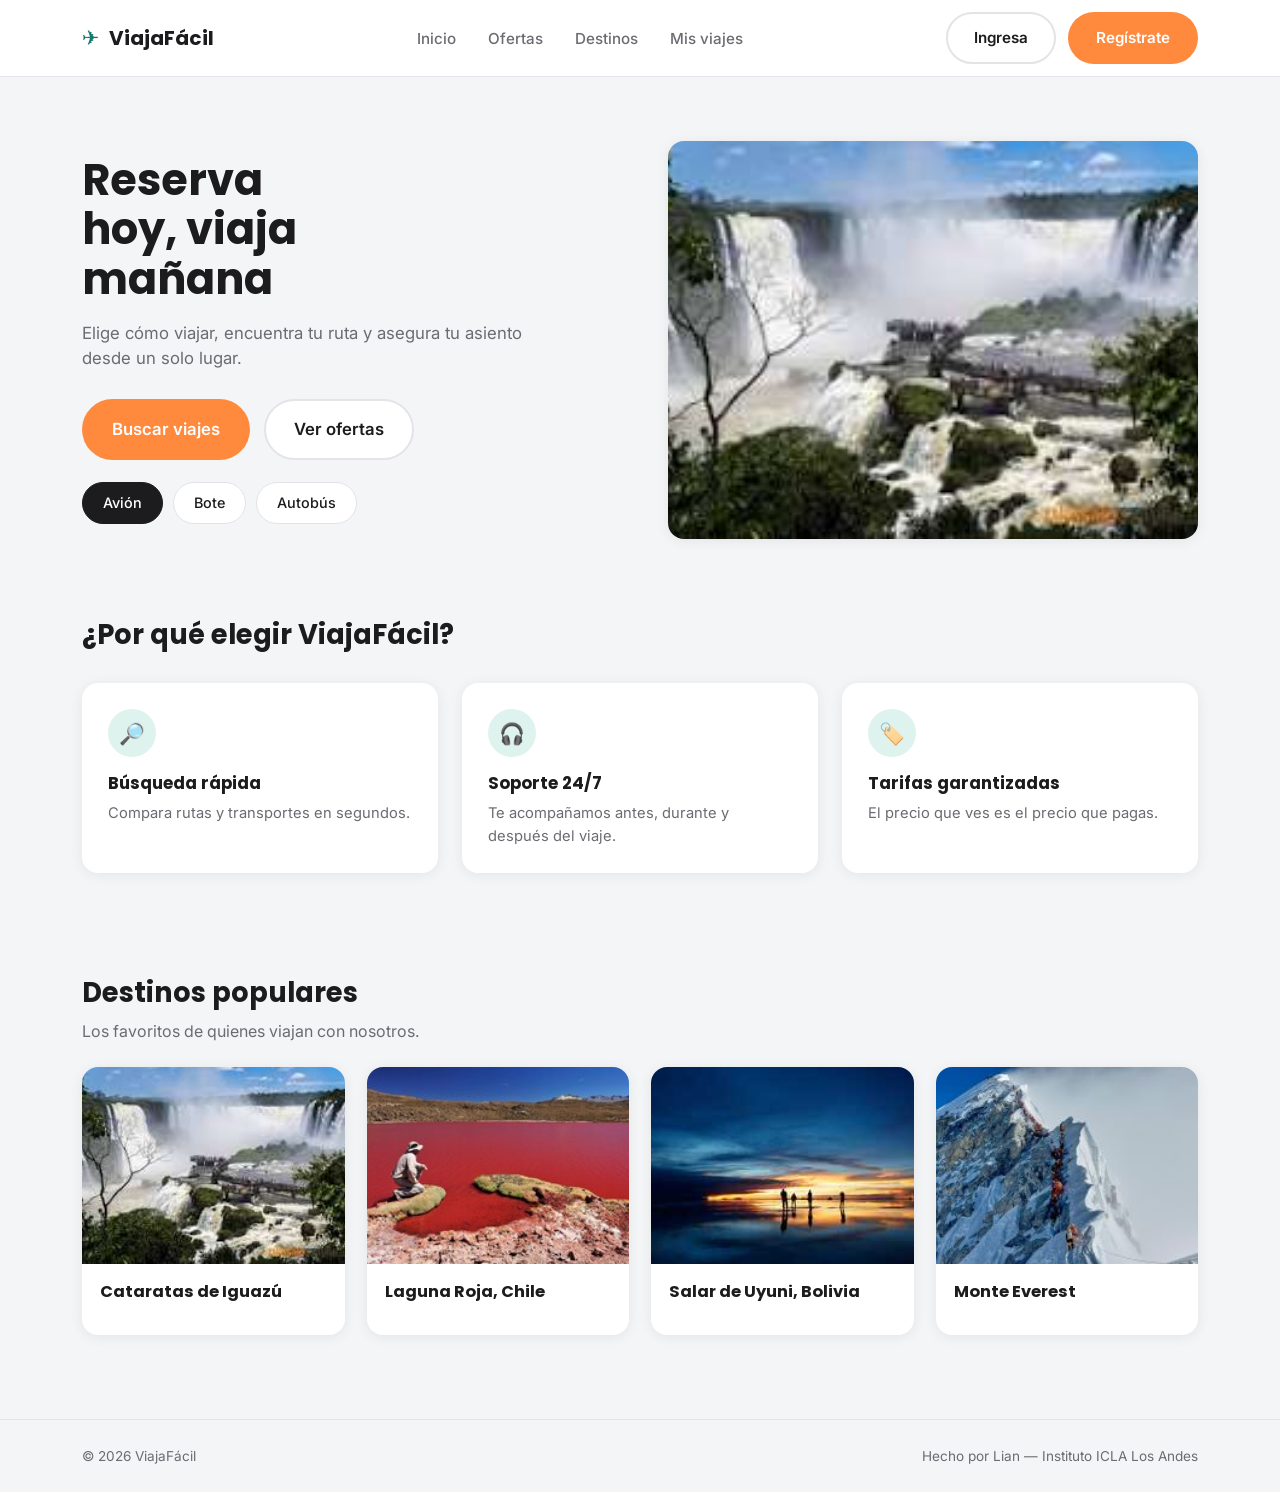
<file: index.html>
<!DOCTYPE html>
<html lang="es">
<head>
<meta charset="UTF-8">
<meta name="viewport" content="width=device-width, initial-scale=1.0">
<title>ViajaFácil — Reserva hoy, viaja mañana</title>
<link rel="stylesheet" href="https://fonts.googleapis.com/css2?family=Poppins:wght@600;700&family=Inter:wght@400;500;600&display=swap">
<link rel="stylesheet" href="main.css">
</head>
<body>

<header class="site-header">
  <div class="wrap">
    <a class="brand" href="index.html"><span class="icon">✈️</span>ViajaFácil</a>
    <nav class="main-nav">
      <ul>
        <li><a href="index.html">Inicio</a></li>
        <li><a href="buscar.html">Ofertas</a></li>
        <li><a href="#populares">Destinos</a></li>
        <li><a href="#">Mis viajes</a></li>
      </ul>
    </nav>
    <div class="header-actions">
      <a class="btn btn-outline" href="login.html">Ingresa</a>
      <a class="btn btn-primary" href="registro.html">Regístrate</a>
    </div>
  </div>
</header>

<section class="hero">
  <div class="wrap">
    <div>
      <h1>Reserva hoy, viaja mañana</h1>
      <p class="lead">Elige cómo viajar, encuentra tu ruta y asegura tu asiento desde un solo lugar.</p>
      <div class="hero-cta">
        <a class="btn btn-primary btn-lg" href="buscar.html">Buscar viajes</a>
        <a class="btn btn-outline btn-lg" href="buscar.html">Ver ofertas</a>
      </div>
      <div class="transport-row">
        <span class="pill is-active">Avión</span>
        <span class="pill">Bote</span>
        <span class="pill">Autobús</span>
      </div>
    </div>
    <div class="hero-image">
      <img src="descarga (154.jfif" alt="Cataratas de Iguazú">
    </div>
  </div>
</section>

<section class="features">
  <div class="wrap">
    <div class="section-head"><h2>¿Por qué elegir ViajaFácil?</h2></div>
    <div class="grid">
      <div class="feature-card">
        <div class="emoji">🔎</div>
        <h3>Búsqueda rápida</h3>
        <p>Compara rutas y transportes en segundos.</p>
      </div>
      <div class="feature-card">
        <div class="emoji">🎧</div>
        <h3>Soporte 24/7</h3>
        <p>Te acompañamos antes, durante y después del viaje.</p>
      </div>
      <div class="feature-card">
        <div class="emoji">🏷️</div>
        <h3>Tarifas garantizadas</h3>
        <p>El precio que ves es el precio que pagas.</p>
      </div>
    </div>
  </div>
</section>

<section class="features" id="populares">
  <div class="wrap">
    <div class="section-head">
      <div>
        <h2>Destinos populares</h2>
        <p>Los favoritos de quienes viajan con nosotros.</p>
      </div>
    </div>
    <div class="card-grid">
      <a class="dest-card" href="pagina2.html">
        <div class="thumb"><img src="descarga (154.jfif" alt="Cataratas de Iguazú"></div>
        <div class="body"><h3>Cataratas de Iguazú</h3></div>
      </a>
      <a class="dest-card" href="pagina2_1.html">
        <div class="thumb"><img src="laguna-roja-la-tercera-2-1024x804-1024x8041.jpg" alt="Laguna Roja, Chile"></div>
        <div class="body"><h3>Laguna Roja, Chile</h3></div>
      </a>
      <a class="dest-card" href="pagina2_2.html">
        <div class="thumb"><img src="desierto-salar-uyuni-bolivia-1504208619.jpg" alt="Salar de Uyuni, Bolivia"></div>
        <div class="body"><h3>Salar de Uyuni, Bolivia</h3></div>
      </a>
      <a class="dest-card" href="pagina2_3.html">
        <div class="thumb"><img src="descarga.jpg" alt="Monte Everest"></div>
        <div class="body"><h3>Monte Everest</h3></div>
      </a>
    </div>
  </div>
</section>

<footer class="site-footer">
  <div class="wrap">
    <span>© 2026 ViajaFácil</span>
    <span>Hecho por Lian — Instituto ICLA Los Andes</span>
  </div>
</footer>

</body>
</html>
</file>
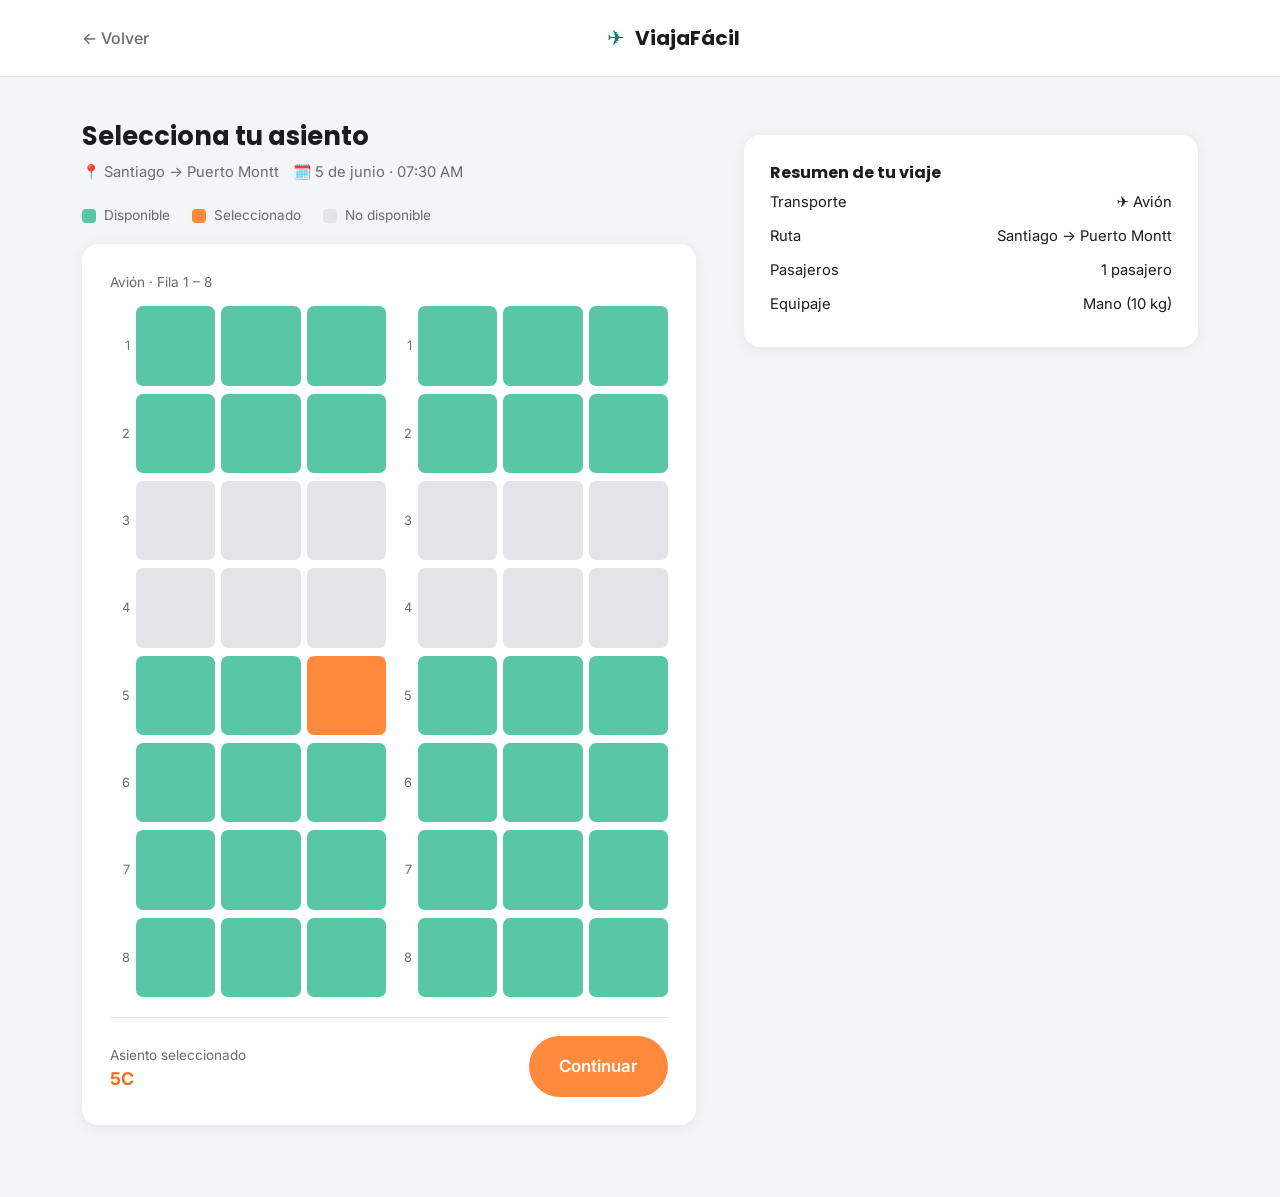
<file: asiento.html>
<!DOCTYPE html>
<html lang="es">
<head>
<meta charset="UTF-8">
<meta name="viewport" content="width=device-width, initial-scale=1.0">
<title>ViajaFácil — Selecciona tu asiento</title>
<link rel="stylesheet" href="https://fonts.googleapis.com/css2?family=Poppins:wght@600;700&family=Inter:wght@400;500;600&display=swap">
<link rel="stylesheet" href="main.css">
</head>
<body>

<header class="site-header">
  <div class="wrap">
    <a class="back-link" href="javascript:history.back()">← Volver</a>
    <a class="brand" href="index.html"><span class="icon">✈️</span>ViajaFácil</a>
    <div class="header-actions"></div>
  </div>
</header>

<section class="flow">
  <div class="wrap">
    <div>
      <h1>Selecciona tu asiento</h1>
      <p class="flow-sub"><span>📍 Santiago → Puerto Montt</span><span>🗓️ 5 de junio · 07:30 AM</span></p>

      <div class="seat-legend">
        <span class="key"><span class="dot avail"></span>Disponible</span>
        <span class="key"><span class="dot selected"></span>Seleccionado</span>
        <span class="key"><span class="dot unavail"></span>No disponible</span>
      </div>

      <div class="plane">
        <p class="row-label">Avión · Fila 1 – 8</p>
        <div class="seat-grid" id="seatGrid">
          <!-- rows generated below -->
        </div>
        <div class="seat-picked">
          <div>
            <span>Asiento seleccionado</span>
            <strong id="seatLabel">Ninguno</strong>
          </div>
          <a class="btn btn-primary btn-lg" href="pasajero.html">Continuar</a>
        </div>
      </div>
    </div>

    <div class="panel">
      <h4>Resumen de tu viaje</h4>
      <div class="summary-row"><span>Transporte</span><span>✈️ Avión</span></div>
      <div class="summary-row"><span>Ruta</span><span>Santiago → Puerto Montt</span></div>
      <div class="summary-row"><span>Pasajeros</span><span>1 pasajero</span></div>
      <div class="summary-row"><span>Equipaje</span><span>Mano (10 kg)</span></div>
    </div>
  </div>
</section>

<script>
  const rows = 8, unavailableRows = [3, 4];
  const grid = document.getElementById('seatGrid');
  const label = document.getElementById('seatLabel');
  let current = null;

  for (let r = 1; r <= rows; r++) {
    const row = document.createElement('div');
    row.className = 'seat-row';
    const isUnavailable = unavailableRows.includes(r);

    const numLeft = document.createElement('span');
    numLeft.className = 'num'; numLeft.textContent = r;
    row.appendChild(numLeft);

    ['A','B','C'].forEach(letter => row.appendChild(makeSeat(r, letter, isUnavailable)));

    const numRight = document.createElement('span');
    numRight.className = 'num'; numRight.textContent = r;
    row.appendChild(numRight);

    ['D','E','F'].forEach(letter => row.appendChild(makeSeat(r, letter, isUnavailable)));

    grid.appendChild(row);
  }

  function makeSeat(row, letter, isUnavailable) {
    const btn = document.createElement('button');
    btn.type = 'button';
    btn.className = 'seat' + (isUnavailable ? ' unavailable' : '');
    btn.dataset.id = row + letter;
    if (!isUnavailable) {
      btn.addEventListener('click', () => {
        document.querySelectorAll('.seat.selected').forEach(s => s.classList.remove('selected'));
        btn.classList.add('selected');
        current = btn.dataset.id;
        label.textContent = current;
      });
    }
    return btn;
  }

  // preselecciona el 5C, como en el ejemplo de reserva
  const defaultSeat = grid.querySelector('[data-id="5C"]');
  if (defaultSeat) defaultSeat.click();
</script>

</body>
</html>
</file>
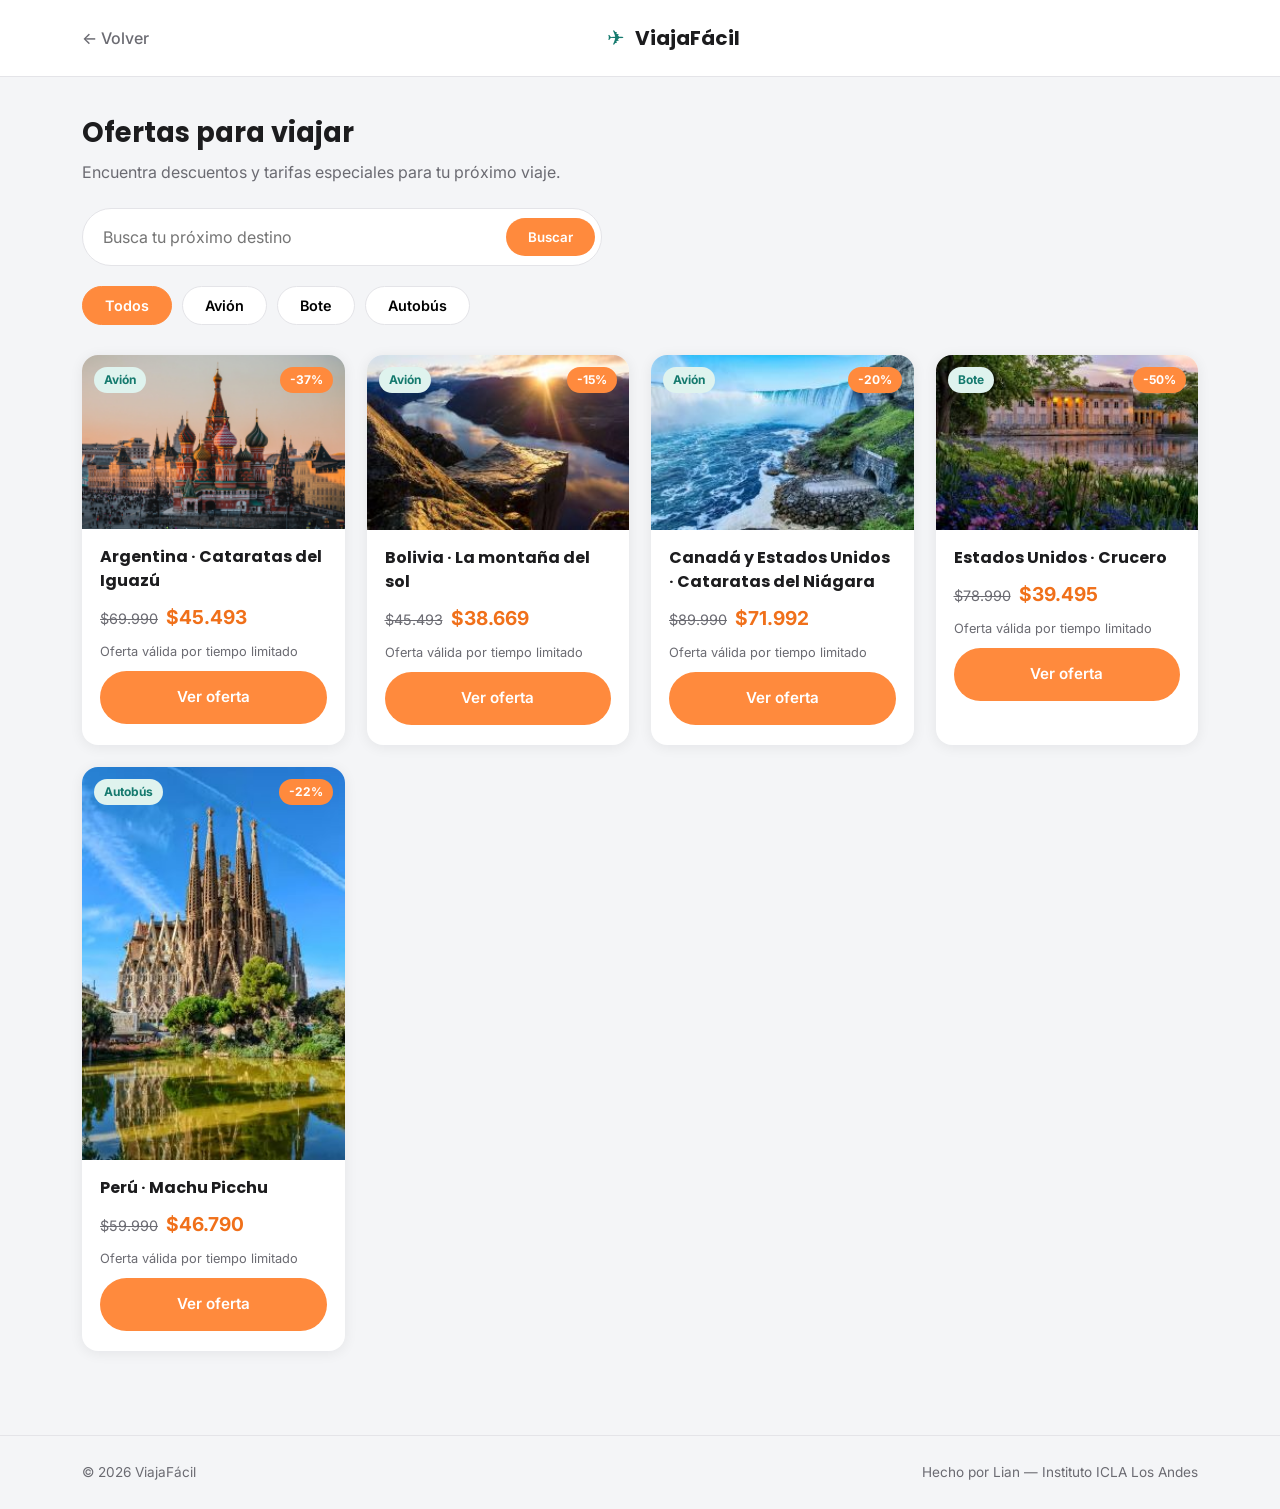
<file: buscar.html>
<!DOCTYPE html>
<html lang="es">
<head>
<meta charset="UTF-8">
<meta name="viewport" content="width=device-width, initial-scale=1.0">
<title>ViajaFácil — Ofertas para viajar</title>
<link rel="stylesheet" href="https://fonts.googleapis.com/css2?family=Poppins:wght@600;700&family=Inter:wght@400;500;600&display=swap">
<link rel="stylesheet" href="main.css">
</head>
<body>

<header class="site-header">
  <div class="wrap">
    <a class="back-link" href="index.html">← Volver</a>
    <a class="brand" href="index.html"><span class="icon">✈️</span>ViajaFácil</a>
    <div class="header-actions"></div>
  </div>
</header>

<section class="features">
  <div class="wrap">
    <div class="section-head">
      <div>
        <h2>Ofertas para viajar</h2>
        <p>Encuentra descuentos y tarifas especiales para tu próximo viaje.</p>
      </div>
    </div>

    <label class="search-bar">
      <input type="text" placeholder="Busca tu próximo destino">
      <button type="button">Buscar</button>
    </label>

    <div class="offers-toolbar">
      <button class="filter-pill is-active">Todos</button>
      <button class="filter-pill">Avión</button>
      <button class="filter-pill">Bote</button>
      <button class="filter-pill">Autobús</button>
    </div>

    <div class="card-grid">
      <article class="offer-card">
        <div class="thumb">
          <img src="16.png" alt="Cataratas del Iguazú, Argentina">
          <span class="tag">Avión</span>
          <span class="discount">-37%</span>
        </div>
        <div class="body">
          <h3>Argentina · Cataratas del Iguazú</h3>
          <div class="price-row">
            <span class="price-old">$69.990</span>
            <span class="price-new">$45.493</span>
          </div>
          <p class="validity">Oferta válida por tiempo limitado</p>
          <a class="btn btn-primary" href="pagina2.html">Ver oferta</a>
        </div>
      </article>

      <article class="offer-card">
        <div class="thumb">
          <img src="15.jpg" alt="La montaña del sol, Bolivia">
          <span class="tag">Avión</span>
          <span class="discount">-15%</span>
        </div>
        <div class="body">
          <h3>Bolivia · La montaña del sol</h3>
          <div class="price-row">
            <span class="price-old">$45.493</span>
            <span class="price-new">$38.669</span>
          </div>
          <p class="validity">Oferta válida por tiempo limitado</p>
          <a class="btn btn-primary" href="pagina2_2.html">Ver oferta</a>
        </div>
      </article>

      <article class="offer-card">
        <div class="thumb">
          <img src="Cataratas del Niágara2.jpg" alt="Cataratas del Niágara, Canadá y EE.UU.">
          <span class="tag">Avión</span>
          <span class="discount">-20%</span>
        </div>
        <div class="body">
          <h3>Canadá y Estados Unidos · Cataratas del Niágara</h3>
          <div class="price-row">
            <span class="price-old">$89.990</span>
            <span class="price-new">$71.992</span>
          </div>
          <p class="validity">Oferta válida por tiempo limitado</p>
          <a class="btn btn-primary" href="pagina2_3.html">Ver oferta</a>
        </div>
      </article>

      <article class="offer-card">
        <div class="thumb">
          <img src="polo2.jpg" alt="Crucero por Estados Unidos">
          <span class="tag">Bote</span>
          <span class="discount">-50%</span>
        </div>
        <div class="body">
          <h3>Estados Unidos · Crucero</h3>
          <div class="price-row">
            <span class="price-old">$78.990</span>
            <span class="price-new">$39.495</span>
          </div>
          <p class="validity">Oferta válida por tiempo limitado</p>
          <a class="btn btn-primary" href="pagina2_1.html">Ver oferta</a>
        </div>
      </article>

      <article class="offer-card">
        <div class="thumb">
          <img src="17.jpg" alt="Machu Picchu, Perú">
          <span class="tag">Autobús</span>
          <span class="discount">-22%</span>
        </div>
        <div class="body">
          <h3>Perú · Machu Picchu</h3>
          <div class="price-row">
            <span class="price-old">$59.990</span>
            <span class="price-new">$46.790</span>
          </div>
          <p class="validity">Oferta válida por tiempo limitado</p>
          <a class="btn btn-primary" href="pagina2.html">Ver oferta</a>
        </div>
      </article>
    </div>
  </div>
</section>

<footer class="site-footer">
  <div class="wrap">
    <span>© 2026 ViajaFácil</span>
    <span>Hecho por Lian — Instituto ICLA Los Andes</span>
  </div>
</footer>

</body>
</html>
</file>
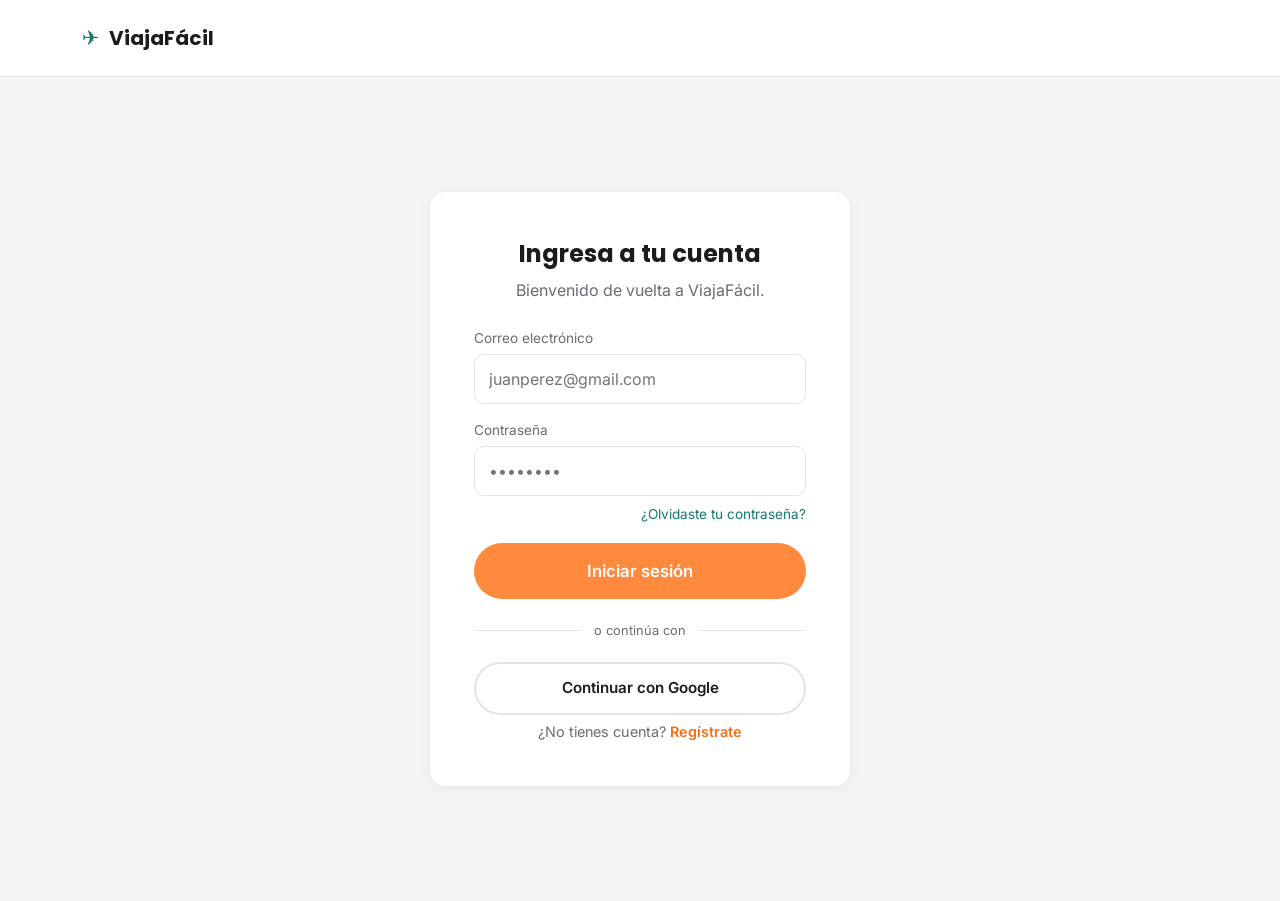
<file: login.html>
<!DOCTYPE html>
<html lang="es">
<head>
<meta charset="UTF-8">
<meta name="viewport" content="width=device-width, initial-scale=1.0">
<title>ViajaFácil — Ingresa a tu cuenta</title>
<link rel="stylesheet" href="https://fonts.googleapis.com/css2?family=Poppins:wght@600;700&family=Inter:wght@400;500;600&display=swap">
<link rel="stylesheet" href="main.css">
</head>
<body>

<header class="site-header">
  <div class="wrap">
    <a class="brand" href="index.html"><span class="icon">✈️</span>ViajaFácil</a>
    <div class="header-actions"></div>
  </div>
</header>

<section class="auth">
  <div class="auth-card">
    <h1>Ingresa a tu cuenta</h1>
    <p>Bienvenido de vuelta a ViajaFácil.</p>

    <form>
      <div class="field">
        <label for="correo">Correo electrónico</label>
        <input id="correo" type="email" placeholder="juanperez@gmail.com">
      </div>
      <div class="field">
        <label for="clave">Contraseña</label>
        <input id="clave" type="password" placeholder="••••••••">
      </div>
      <a class="auth-forgot" href="#">¿Olvidaste tu contraseña?</a>
      <button class="btn btn-primary btn-block btn-lg" type="button">Iniciar sesión</button>
    </form>

    <div class="auth-divider">o continúa con</div>
    <a class="btn btn-outline btn-block" href="#">Continuar con Google</a>

    <p class="auth-switch">¿No tienes cuenta? <a href="registro.html">Regístrate</a></p>
  </div>
</section>

</body>
</html>
</file>
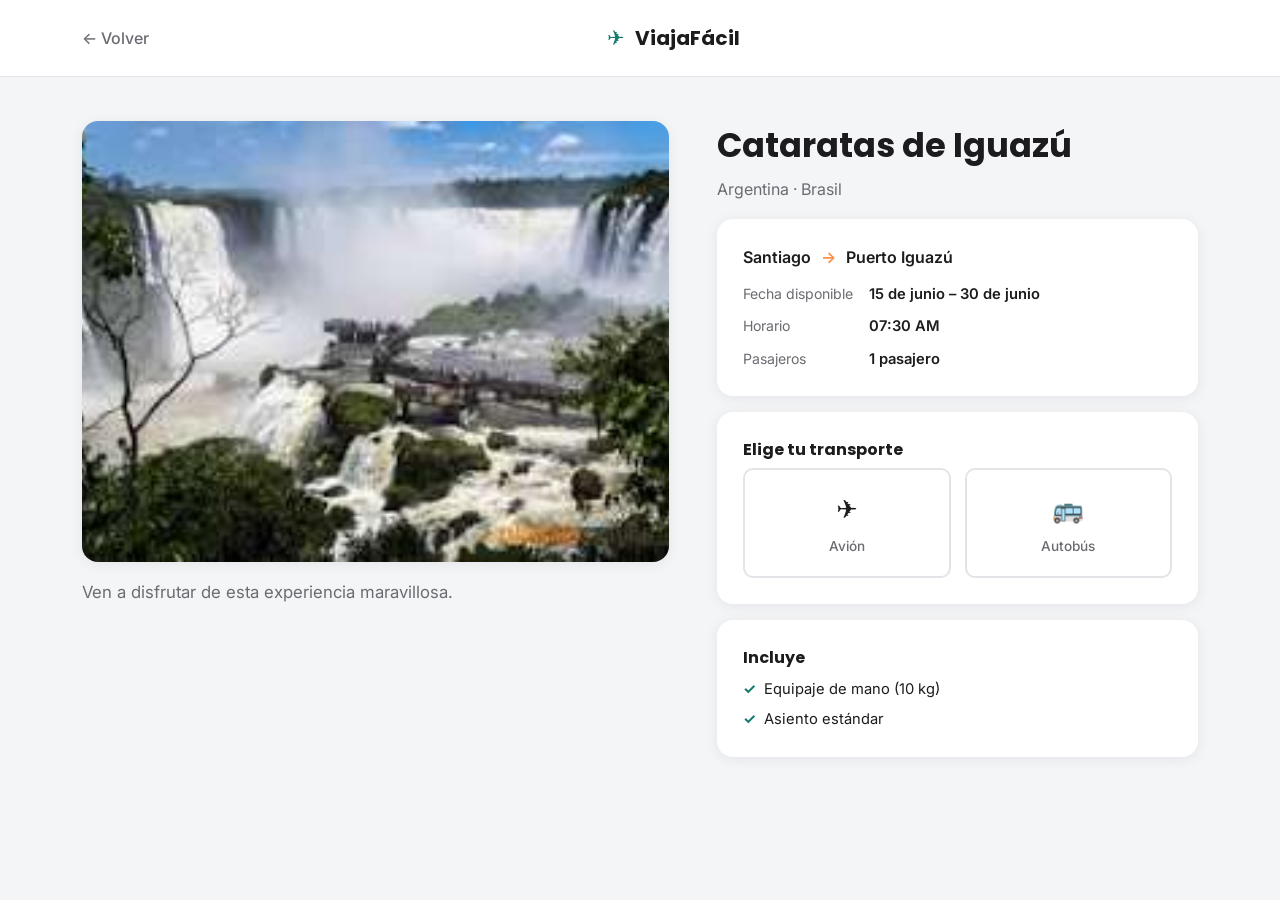
<file: pagina2.html>
<!DOCTYPE html>
<html lang="es">
<head>
<meta charset="UTF-8">
<meta name="viewport" content="width=device-width, initial-scale=1.0">
<title>ViajaFácil — Cataratas de Iguazú</title>
<link rel="stylesheet" href="https://fonts.googleapis.com/css2?family=Poppins:wght@600;700&family=Inter:wght@400;500;600&display=swap">
<link rel="stylesheet" href="main.css">
</head>
<body>

<header class="site-header">
  <div class="wrap">
    <a class="back-link" href="index.html">← Volver</a>
    <a class="brand" href="index.html"><span class="icon">✈️</span>ViajaFácil</a>
    <div class="header-actions"></div>
  </div>
</header>

<section class="detail">
  <div class="wrap">
    <div>
      <div class="detail-image">
        <img src="descarga (154.jfif" alt="Cataratas de Iguazú">
      </div>
      <p class="detail-tagline">Ven a disfrutar de esta experiencia maravillosa.</p>
    </div>

    <div>
      <h1 class="detail-title">Cataratas de Iguazú</h1>
      <p>Argentina · Brasil</p>

      <div class="panel">
        <div class="route-line"><a id="Desde" href="#Desde">Santiago</a><span class="sep">→</span><a id="Hasta" href="#Hasta">Puerto Iguazú</a></div>
        <dl>
          <dt>Fecha disponible</dt><dd>15 de junio – 30 de junio</dd>
          <dt>Horario</dt><dd>07:30 AM</dd>
          <dt>Pasajeros</dt><dd>1 pasajero</dd>
        </dl>
      </div>

      <div class="panel">
        <h4>Elige tu transporte</h4>
        <div class="transport-choice">
          <a class="transport-option" href="asiento.html">✈️<span>Avión</span></a>
          <a class="transport-option" href="pagina3_1.html">🚌<span>Autobús</span></a>
        </div>
      </div>

      <div class="panel">
        <h4>Incluye</h4>
        <ul class="include-list">
          <li>Equipaje de mano (10 kg)</li>
          <li>Asiento estándar</li>
        </ul>
      </div>
    </div>
  </div>
</section>

</body>
</html>
</file>
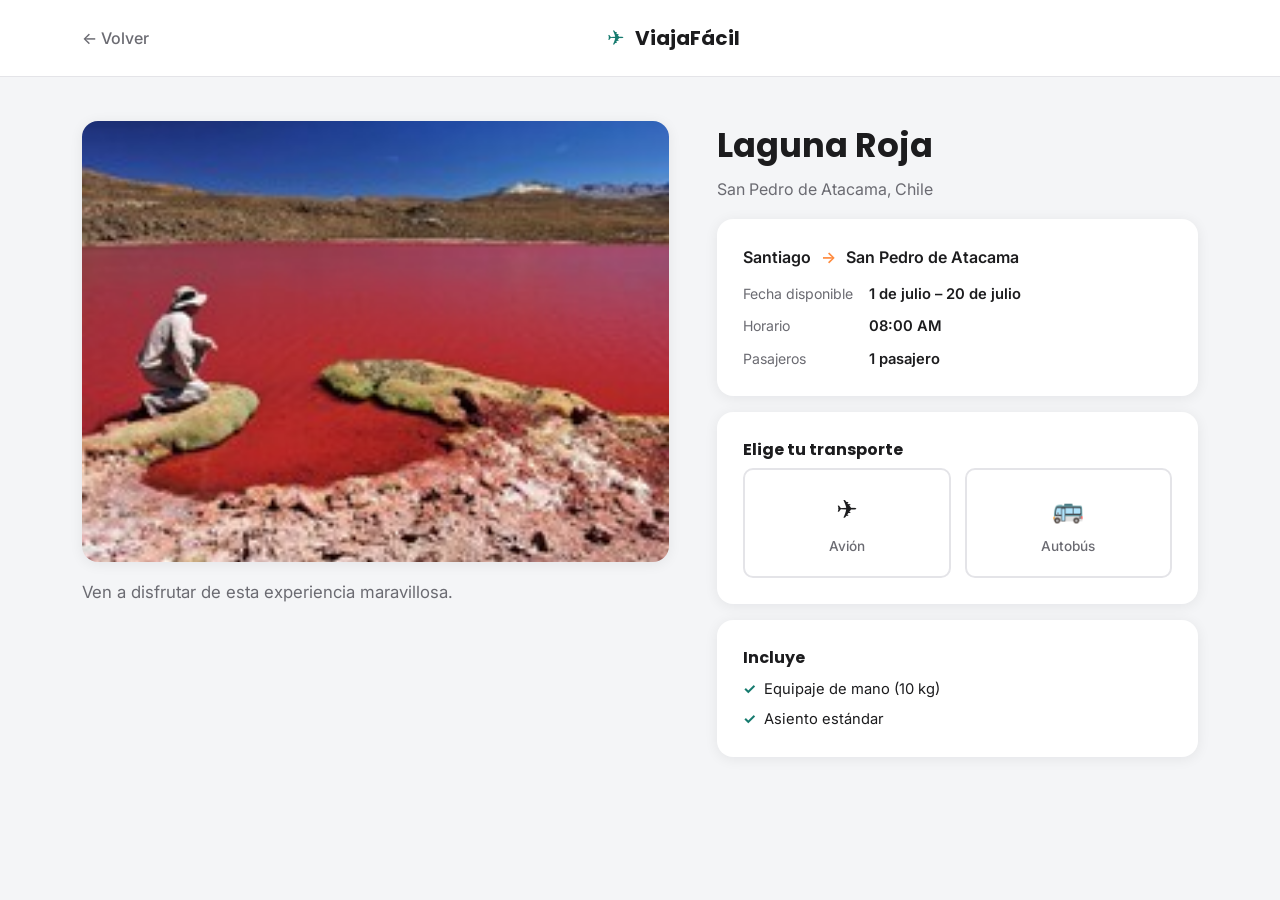
<file: pagina2_1.html>
<!DOCTYPE html>
<html lang="es">
<head>
<meta charset="UTF-8">
<meta name="viewport" content="width=device-width, initial-scale=1.0">
<title>ViajaFácil — Laguna Roja, Chile</title>
<link rel="stylesheet" href="https://fonts.googleapis.com/css2?family=Poppins:wght@600;700&family=Inter:wght@400;500;600&display=swap">
<link rel="stylesheet" href="main.css">
</head>
<body>

<header class="site-header">
  <div class="wrap">
    <a class="back-link" href="index.html">← Volver</a>
    <a class="brand" href="index.html"><span class="icon">✈️</span>ViajaFácil</a>
    <div class="header-actions"></div>
  </div>
</header>

<section class="detail">
  <div class="wrap">
    <div>
      <div class="detail-image">
        <img src="laguna-roja-la-tercera-2-1024x804-1024x8041.jpg" alt="Laguna Roja, Chile">
      </div>
      <p class="detail-tagline">Ven a disfrutar de esta experiencia maravillosa.</p>
    </div>

    <div>
      <h1 class="detail-title">Laguna Roja</h1>
      <p>San Pedro de Atacama, Chile</p>

      <div class="panel">
        <div class="route-line"><a id="Desde" href="#Desde">Santiago</a><span class="sep">→</span><a id="Hasta" href="#Hasta">San Pedro de Atacama</a></div>
        <dl>
          <dt>Fecha disponible</dt><dd>1 de julio – 20 de julio</dd>
          <dt>Horario</dt><dd>08:00 AM</dd>
          <dt>Pasajeros</dt><dd>1 pasajero</dd>
        </dl>
      </div>

      <div class="panel">
        <h4>Elige tu transporte</h4>
        <div class="transport-choice">
          <a class="transport-option" href="asiento.html">✈️<span>Avión</span></a>
          <a class="transport-option" href="pagina3_1.html">🚌<span>Autobús</span></a>
        </div>
      </div>

      <div class="panel">
        <h4>Incluye</h4>
        <ul class="include-list">
          <li>Equipaje de mano (10 kg)</li>
          <li>Asiento estándar</li>
        </ul>
      </div>
    </div>
  </div>
</section>

</body>
</html>
</file>
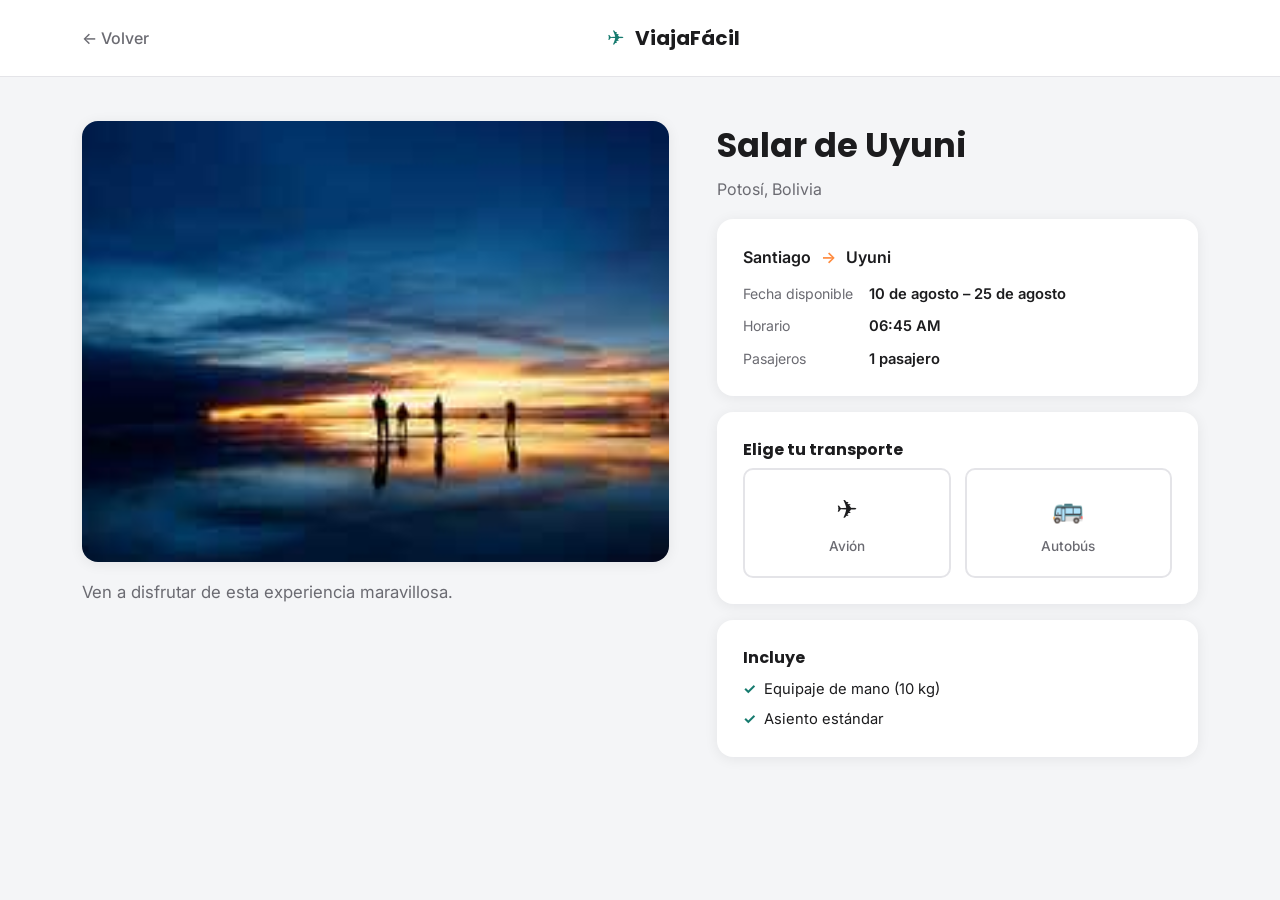
<file: pagina2_2.html>
<!DOCTYPE html>
<html lang="es">
<head>
<meta charset="UTF-8">
<meta name="viewport" content="width=device-width, initial-scale=1.0">
<title>ViajaFácil — Salar de Uyuni, Bolivia</title>
<link rel="stylesheet" href="https://fonts.googleapis.com/css2?family=Poppins:wght@600;700&family=Inter:wght@400;500;600&display=swap">
<link rel="stylesheet" href="main.css">
</head>
<body>

<header class="site-header">
  <div class="wrap">
    <a class="back-link" href="index.html">← Volver</a>
    <a class="brand" href="index.html"><span class="icon">✈️</span>ViajaFácil</a>
    <div class="header-actions"></div>
  </div>
</header>

<section class="detail">
  <div class="wrap">
    <div>
      <div class="detail-image">
        <img src="desierto-salar-uyuni-bolivia-1504208619.jpg" alt="Salar de Uyuni, Bolivia">
      </div>
      <p class="detail-tagline">Ven a disfrutar de esta experiencia maravillosa.</p>
    </div>

    <div>
      <h1 class="detail-title">Salar de Uyuni</h1>
      <p>Potosí, Bolivia</p>

      <div class="panel">
        <div class="route-line"><a id="Desde" href="#Desde">Santiago</a><span class="sep">→</span><a id="Hasta" href="#Hasta">Uyuni</a></div>
        <dl>
          <dt>Fecha disponible</dt><dd>10 de agosto – 25 de agosto</dd>
          <dt>Horario</dt><dd>06:45 AM</dd>
          <dt>Pasajeros</dt><dd>1 pasajero</dd>
        </dl>
      </div>

      <div class="panel">
        <h4>Elige tu transporte</h4>
        <div class="transport-choice">
          <a class="transport-option" href="asiento.html">✈️<span>Avión</span></a>
          <a class="transport-option" href="pagina3_1.html">🚌<span>Autobús</span></a>
        </div>
      </div>

      <div class="panel">
        <h4>Incluye</h4>
        <ul class="include-list">
          <li>Equipaje de mano (10 kg)</li>
          <li>Asiento estándar</li>
        </ul>
      </div>
    </div>
  </div>
</section>

</body>
</html>
</file>
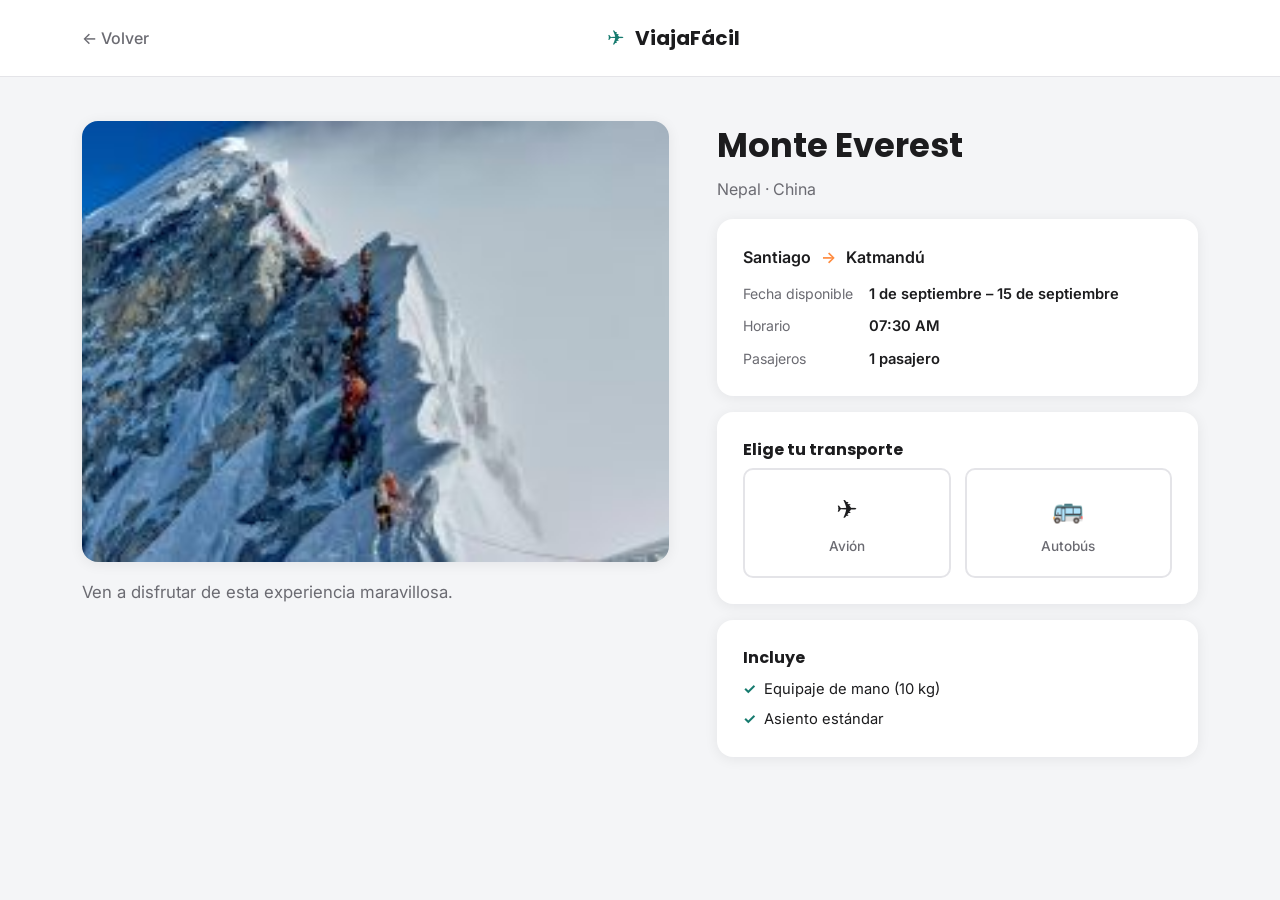
<file: pagina2_3.html>
<!DOCTYPE html>
<html lang="es">
<head>
<meta charset="UTF-8">
<meta name="viewport" content="width=device-width, initial-scale=1.0">
<title>ViajaFácil — Monte Everest</title>
<link rel="stylesheet" href="https://fonts.googleapis.com/css2?family=Poppins:wght@600;700&family=Inter:wght@400;500;600&display=swap">
<link rel="stylesheet" href="main.css">
</head>
<body>

<header class="site-header">
  <div class="wrap">
    <a class="back-link" href="index.html">← Volver</a>
    <a class="brand" href="index.html"><span class="icon">✈️</span>ViajaFácil</a>
    <div class="header-actions"></div>
  </div>
</header>

<section class="detail">
  <div class="wrap">
    <div>
      <div class="detail-image">
        <img src="descarga.jpg" alt="Monte Everest">
      </div>
      <p class="detail-tagline">Ven a disfrutar de esta experiencia maravillosa.</p>
    </div>

    <div>
      <h1 class="detail-title">Monte Everest</h1>
      <p>Nepal · China</p>

      <div class="panel">
        <div class="route-line"><a id="Desde" href="#Desde">Santiago</a><span class="sep">→</span><a id="Hasta" href="#Hasta">Katmandú</a></div>
        <dl>
          <dt>Fecha disponible</dt><dd>1 de septiembre – 15 de septiembre</dd>
          <dt>Horario</dt><dd>07:30 AM</dd>
          <dt>Pasajeros</dt><dd>1 pasajero</dd>
        </dl>
      </div>

      <div class="panel">
        <h4>Elige tu transporte</h4>
        <div class="transport-choice">
          <a class="transport-option" href="asiento.html">✈️<span>Avión</span></a>
          <a class="transport-option" href="pagina3_1.html">🚌<span>Autobús</span></a>
        </div>
      </div>

      <div class="panel">
        <h4>Incluye</h4>
        <ul class="include-list">
          <li>Equipaje de mano (10 kg)</li>
          <li>Asiento estándar</li>
        </ul>
      </div>
    </div>
  </div>
</section>

</body>
</html>
</file>
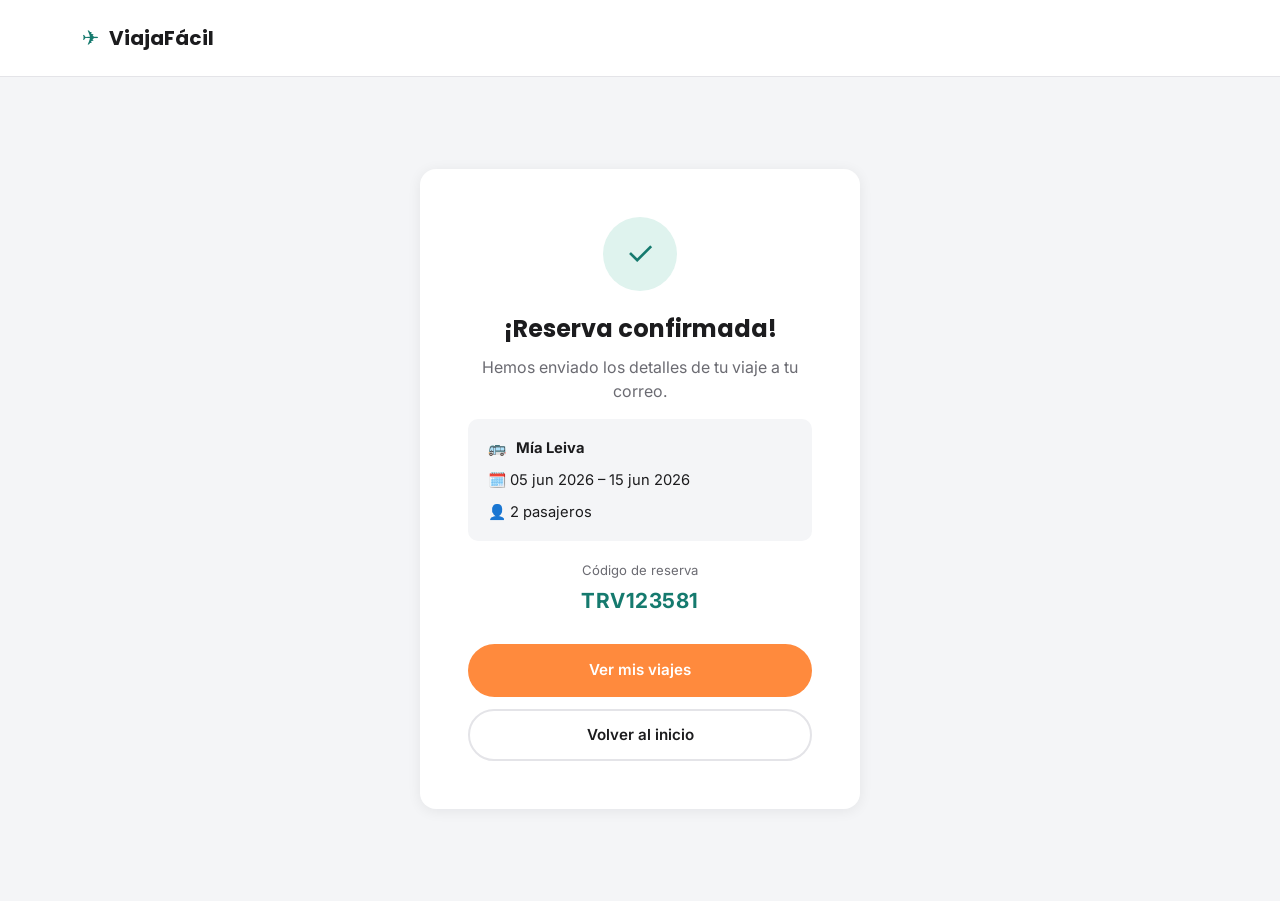
<file: pagina3_1.html>
<!DOCTYPE html>
<html lang="es">
<head>
<meta charset="UTF-8">
<meta name="viewport" content="width=device-width, initial-scale=1.0">
<title>ViajaFácil — Reserva confirmada</title>
<link rel="stylesheet" href="https://fonts.googleapis.com/css2?family=Poppins:wght@600;700&family=Inter:wght@400;500;600&display=swap">
<link rel="stylesheet" href="main.css">
</head>
<body>

<header class="site-header">
  <div class="wrap">
    <a class="brand" href="index.html"><span class="icon">✈️</span>ViajaFácil</a>
    <div class="header-actions"></div>
  </div>
</header>

<section class="confirm">
  <div class="confirm-card">
    <div class="confirm-check">✓</div>
    <h1>¡Reserva confirmada!</h1>
    <p>Hemos enviado los detalles de tu viaje a tu correo.</p>

    <div class="trip-summary">
      <div>🚌 <strong>Mía Leiva</strong></div>
      <div>🗓️ 05 jun 2026 – 15 jun 2026</div>
      <div>👤 2 pasajeros</div>
    </div>

    <div class="code-box">
      <p>Código de reserva</p>
      <strong>TRV123581</strong>
    </div>

    <div class="confirm-actions">
      <a class="btn btn-primary btn-block" href="#">Ver mis viajes</a>
      <a class="btn btn-outline btn-block" href="index.html">Volver al inicio</a>
    </div>
  </div>
</section>

</body>
</html>
</file>
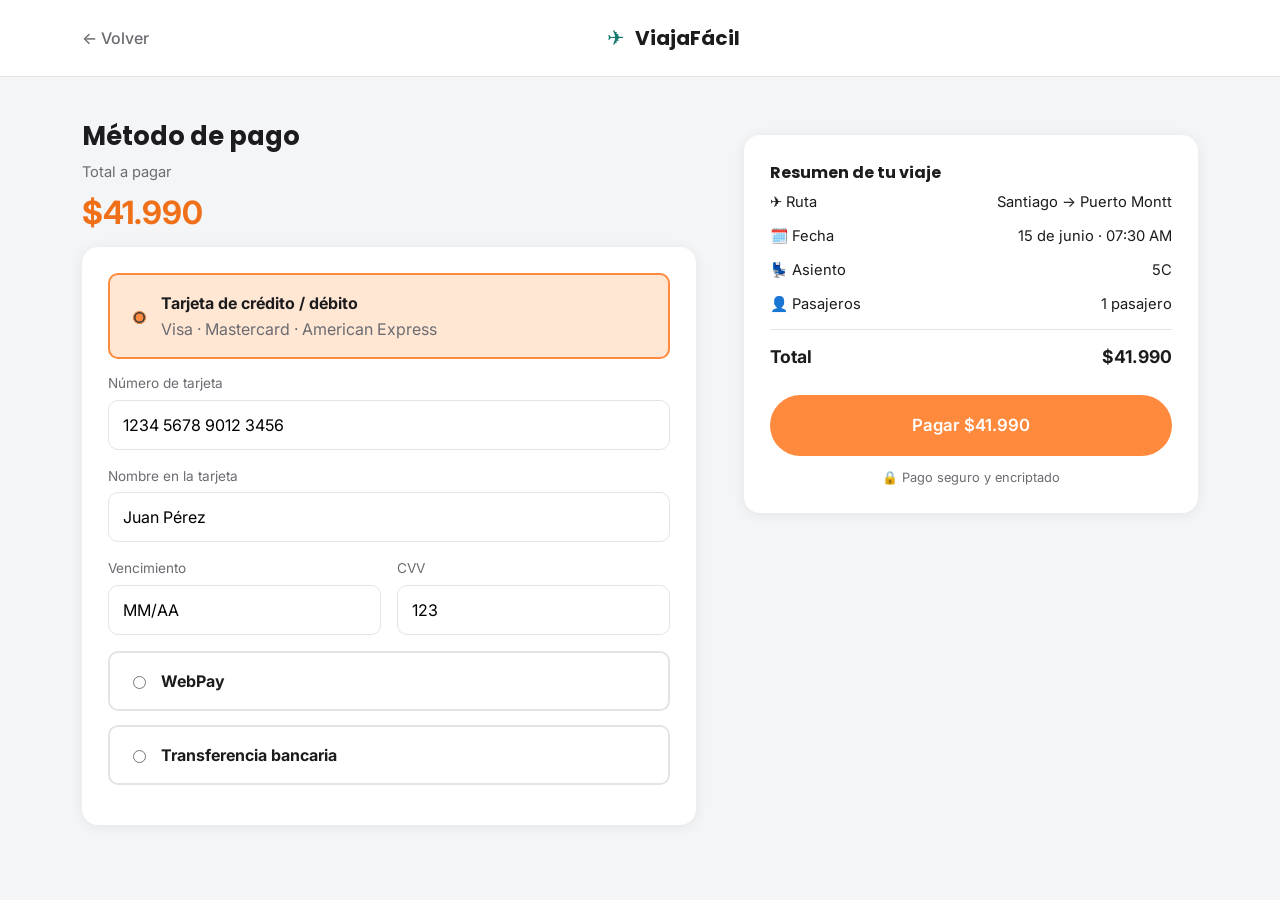
<file: pago.html>
<!DOCTYPE html>
<html lang="es">
<head>
<meta charset="UTF-8">
<meta name="viewport" content="width=device-width, initial-scale=1.0">
<title>ViajaFácil — Método de pago</title>
<link rel="stylesheet" href="https://fonts.googleapis.com/css2?family=Poppins:wght@600;700&family=Inter:wght@400;500;600&display=swap">
<link rel="stylesheet" href="main.css">
</head>
<body>

<header class="site-header">
  <div class="wrap">
    <a class="back-link" href="pasajero.html">← Volver</a>
    <a class="brand" href="index.html"><span class="icon">✈️</span>ViajaFácil</a>
    <div class="header-actions"></div>
  </div>
</header>

<section class="flow">
  <div class="wrap">
    <div>
      <h1>Método de pago</h1>
      <p class="flow-sub"><span>Total a pagar</span></p>
      <p style="font-size:2rem; font-weight:700; color:var(--orange-dark); margin-top:6px;">$41.990</p>

      <form class="panel" style="margin-top:10px;">
        <label class="pay-method is-active">
          <input type="radio" name="metodo" checked>
          <div>
            <strong>Tarjeta de crédito / débito</strong>
            <p style="margin-top:2px;">Visa · Mastercard · American Express</p>
          </div>
        </label>

        <div class="field">
          <label for="numero">Número de tarjeta</label>
          <input id="numero" type="text" value="1234 5678 9012 3456">
        </div>
        <div class="field">
          <label for="titular">Nombre en la tarjeta</label>
          <input id="titular" type="text" value="Juan Pérez">
        </div>
        <div class="field-row">
          <div class="field">
            <label for="venc">Vencimiento</label>
            <input id="venc" type="text" value="MM/AA">
          </div>
          <div class="field">
            <label for="cvv">CVV</label>
            <input id="cvv" type="text" value="123">
          </div>
        </div>

        <label class="pay-method">
          <input type="radio" name="metodo">
          <strong>WebPay</strong>
        </label>
        <label class="pay-method">
          <input type="radio" name="metodo">
          <strong>Transferencia bancaria</strong>
        </label>
      </form>
    </div>

    <div class="panel">
      <h4>Resumen de tu viaje</h4>
      <div class="summary-row"><span>✈️ Ruta</span><span>Santiago → Puerto Montt</span></div>
      <div class="summary-row"><span>🗓️ Fecha</span><span>15 de junio · 07:30 AM</span></div>
      <div class="summary-row"><span>💺 Asiento</span><span>5C</span></div>
      <div class="summary-row"><span>👤 Pasajeros</span><span>1 pasajero</span></div>
      <div class="summary-row total"><span>Total</span><span>$41.990</span></div>
      <a class="btn btn-primary btn-block btn-lg" href="pagina3.html" style="margin-top:18px;">Pagar $41.990</a>
      <p class="pay-secure">🔒 Pago seguro y encriptado</p>
    </div>
  </div>
</section>

</body>
</html>
</file>
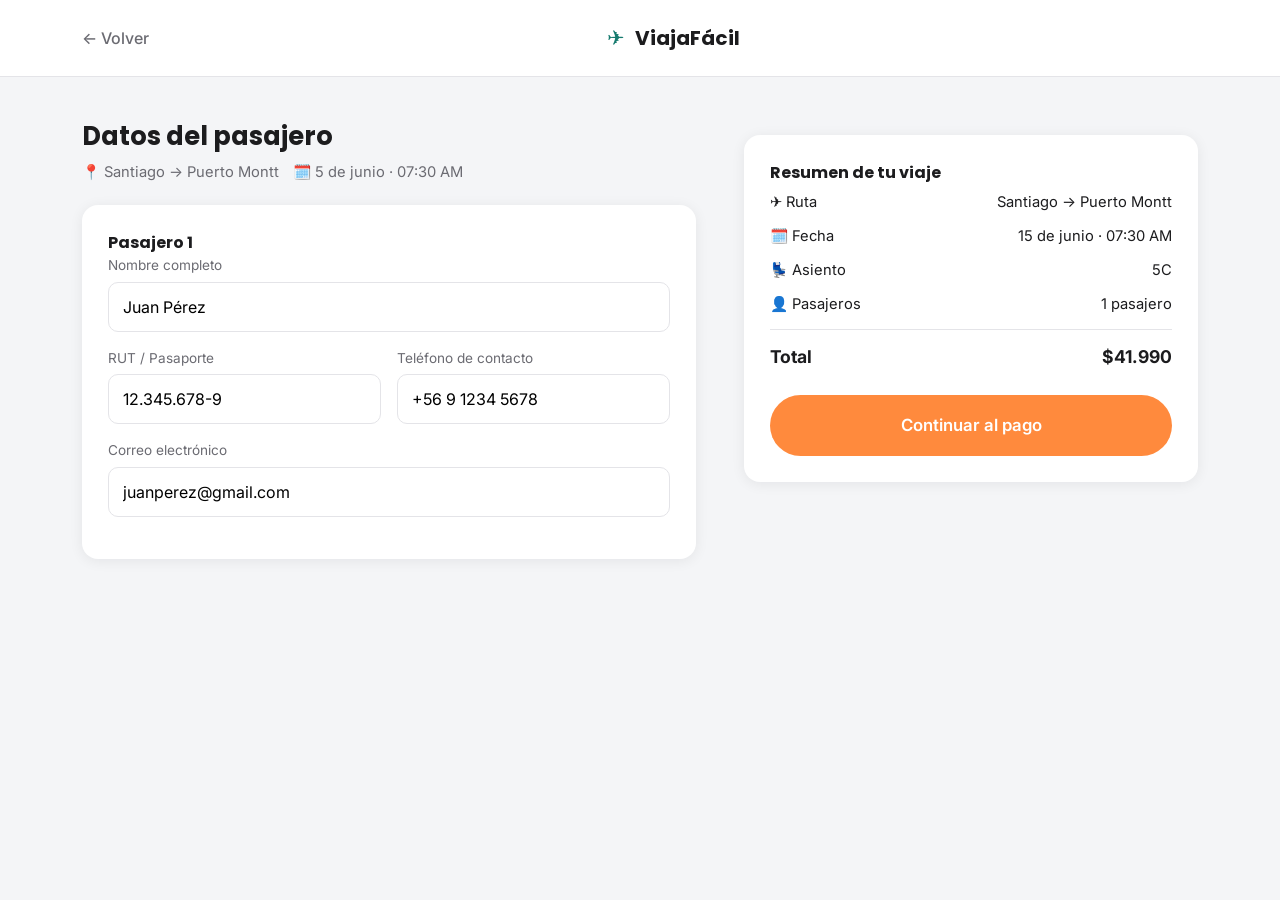
<file: pasajero.html>
<!DOCTYPE html>
<html lang="es">
<head>
<meta charset="UTF-8">
<meta name="viewport" content="width=device-width, initial-scale=1.0">
<title>ViajaFácil — Datos del pasajero</title>
<link rel="stylesheet" href="https://fonts.googleapis.com/css2?family=Poppins:wght@600;700&family=Inter:wght@400;500;600&display=swap">
<link rel="stylesheet" href="main.css">
</head>
<body>

<header class="site-header">
  <div class="wrap">
    <a class="back-link" href="asiento.html">← Volver</a>
    <a class="brand" href="index.html"><span class="icon">✈️</span>ViajaFácil</a>
    <div class="header-actions"></div>
  </div>
</header>

<section class="flow">
  <div class="wrap">
    <div>
      <h1>Datos del pasajero</h1>
      <p class="flow-sub"><span>📍 Santiago → Puerto Montt</span><span>🗓️ 5 de junio · 07:30 AM</span></p>

      <form class="panel" style="margin-top:22px;">
        <h4>Pasajero 1</h4>
        <div class="field">
          <label for="nombre">Nombre completo</label>
          <input id="nombre" type="text" value="Juan Pérez">
        </div>
        <div class="field-row">
          <div class="field">
            <label for="rut">RUT / Pasaporte</label>
            <input id="rut" type="text" value="12.345.678-9">
          </div>
          <div class="field">
            <label for="telefono">Teléfono de contacto</label>
            <input id="telefono" type="tel" value="+56 9 1234 5678">
          </div>
        </div>
        <div class="field">
          <label for="correo">Correo electrónico</label>
          <input id="correo" type="email" value="juanperez@gmail.com">
        </div>
      </form>
    </div>

    <div class="panel">
      <h4>Resumen de tu viaje</h4>
      <div class="summary-row"><span>✈️ Ruta</span><span>Santiago → Puerto Montt</span></div>
      <div class="summary-row"><span>🗓️ Fecha</span><span>15 de junio · 07:30 AM</span></div>
      <div class="summary-row"><span>💺 Asiento</span><span>5C</span></div>
      <div class="summary-row"><span>👤 Pasajeros</span><span>1 pasajero</span></div>
      <div class="summary-row total"><span>Total</span><span>$41.990</span></div>
      <a class="btn btn-primary btn-block btn-lg" href="pago.html" style="margin-top:18px;">Continuar al pago</a>
    </div>
  </div>
</section>

</body>
</html>
</file>
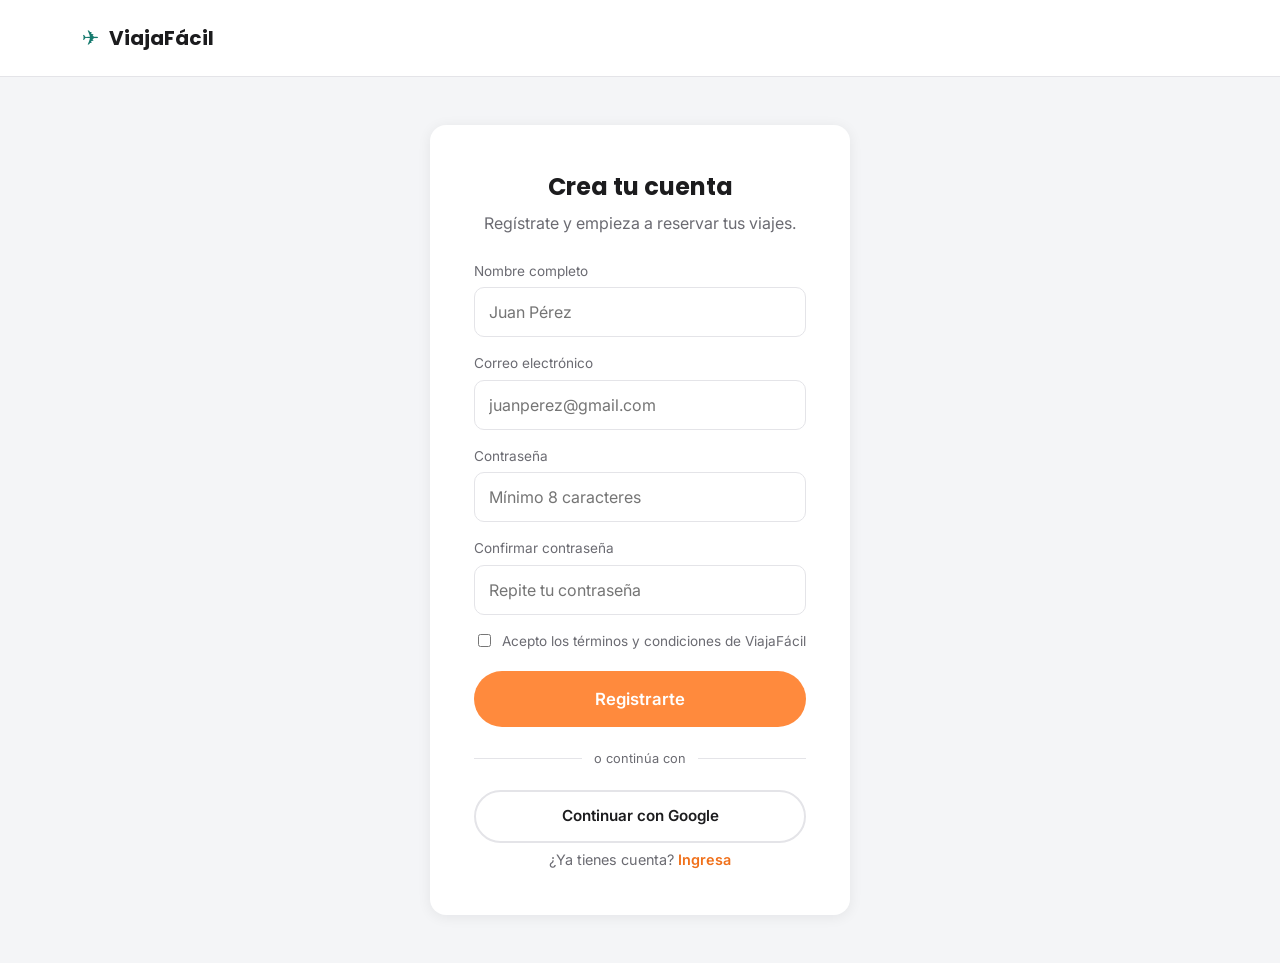
<file: registro.html>
<!DOCTYPE html>
<html lang="es">
<head>
<meta charset="UTF-8">
<meta name="viewport" content="width=device-width, initial-scale=1.0">
<title>ViajaFácil — Crea tu cuenta</title>
<link rel="stylesheet" href="https://fonts.googleapis.com/css2?family=Poppins:wght@600;700&family=Inter:wght@400;500;600&display=swap">
<link rel="stylesheet" href="main.css">
</head>
<body>

<header class="site-header">
  <div class="wrap">
    <a class="brand" href="index.html"><span class="icon">✈️</span>ViajaFácil</a>
    <div class="header-actions"></div>
  </div>
</header>

<section class="auth">
  <div class="auth-card">
    <h1>Crea tu cuenta</h1>
    <p>Regístrate y empieza a reservar tus viajes.</p>

    <form>
      <div class="field">
        <label for="nombre">Nombre completo</label>
        <input id="nombre" type="text" placeholder="Juan Pérez">
      </div>
      <div class="field">
        <label for="correo">Correo electrónico</label>
        <input id="correo" type="email" placeholder="juanperez@gmail.com">
      </div>
      <div class="field">
        <label for="clave">Contraseña</label>
        <input id="clave" type="password" placeholder="Mínimo 8 caracteres">
      </div>
      <div class="field">
        <label for="clave2">Confirmar contraseña</label>
        <input id="clave2" type="password" placeholder="Repite tu contraseña">
      </div>
      <label class="auth-check">
        <input type="checkbox">
        Acepto los términos y condiciones de ViajaFácil
      </label>
      <button class="btn btn-primary btn-block btn-lg" type="button">Registrarte</button>
    </form>

    <div class="auth-divider">o continúa con</div>
    <a class="btn btn-outline btn-block" href="#">Continuar con Google</a>

    <p class="auth-switch">¿Ya tienes cuenta? <a href="login.html">Ingresa</a></p>
  </div>
</section>

</body>
</html>
</file>
<file: main.css>
/* ==========================================================
   ViajaFácil — hoja de estilos única para todo el sitio
   ========================================================== */

:root{
  --orange: #FF8A3D;
  --orange-dark: #F0701A;
  --orange-soft: #FFE7D3;
  --teal: #157A6E;
  --teal-soft: #DFF3EE;
  --ink: #1C1C1E;
  --gray: #6B6B72;
  --line: #E4E4E8;
  --bg: #F4F5F7;
  --white: #FFFFFF;
  --radius: 16px;
  --radius-sm: 10px;
  --shadow: 0 2px 14px rgba(20, 20, 30, 0.07);
  --maxw: 1180px;
}

*{box-sizing:border-box;}
html{scroll-behavior:smooth;}
body{
  margin:0;
  background:var(--bg);
  color:var(--ink);
  font-family:"Inter", system-ui, sans-serif;
  line-height:1.5;
}
h1,h2,h3,h4,.brand{font-family:"Poppins", system-ui, sans-serif; margin:0;}
p{margin:0; color:var(--gray);}
a{color:inherit; text-decoration:none;}
img{max-width:100%; display:block;}
ul{list-style:none; margin:0; padding:0;}
button{font-family:inherit; cursor:pointer;}

.wrap{max-width:var(--maxw); margin:0 auto; padding:0 32px;}

/* ---------- header ---------- */
.site-header{
  background:var(--white);
  border-bottom:1px solid var(--line);
  position:sticky; top:0; z-index:10;
}
.site-header .wrap{
  display:flex; align-items:center; justify-content:space-between;
  height:76px;
}
.brand{
  display:flex; align-items:center; gap:10px;
  font-size:1.25rem; font-weight:700;
}
.brand .icon{color:var(--teal); font-size:1.3rem;}
.back-link{
  display:inline-flex; align-items:center; gap:6px;
  color:var(--gray); font-weight:500;
}
.main-nav ul{display:flex; gap:32px;}
.main-nav a{color:var(--gray); font-weight:500; font-size:.95rem;}
.main-nav a:hover{color:var(--ink);}
.header-actions{display:flex; gap:12px; align-items:center;}

/* ---------- buttons ---------- */
.btn{
  display:inline-flex; align-items:center; justify-content:center;
  gap:8px; padding:13px 26px; border-radius:999px;
  font-weight:600; font-size:.95rem; border:2px solid transparent;
  transition:transform .15s ease, box-shadow .15s ease;
}
.btn:hover{transform:translateY(-1px);}
.btn-primary{background:var(--orange); color:var(--white);}
.btn-primary:hover{background:var(--orange-dark);}
.btn-outline{background:var(--white); color:var(--ink); border-color:var(--line);}
.btn-outline:hover{border-color:var(--ink);}
.btn-block{width:100%;}
.btn-lg{padding:16px 28px; font-size:1.05rem;}

/* ---------- hero (index) ---------- */
.hero{padding:64px 0 40px;}
.hero .wrap{
  display:grid; grid-template-columns:1fr 1fr; gap:56px; align-items:center;
}
.hero h1{font-size:2.7rem; line-height:1.15; max-width:9ch;}
.hero p.lead{margin-top:16px; max-width:42ch; font-size:1.05rem;}
.hero-cta{display:flex; gap:14px; margin-top:28px;}
.transport-row{display:flex; gap:10px; margin-top:22px;}
.pill{
  padding:9px 20px; border-radius:999px; border:1px solid var(--line);
  background:var(--white); font-size:.9rem; font-weight:500;
}
.pill.is-active{background:var(--ink); color:var(--white); border-color:var(--ink);}
.hero-image{
  border-radius:var(--radius); overflow:hidden; box-shadow:var(--shadow);
  aspect-ratio:4/3;
}
.hero-image img{width:100%; height:100%; object-fit:cover;}

/* ---------- feature cards ---------- */
.features{padding:36px 0 64px;}
.features .grid{
  display:grid; grid-template-columns:repeat(3,1fr); gap:24px; margin-top:28px;
}
.feature-card{
  background:var(--white); border-radius:var(--radius); padding:26px;
  box-shadow:var(--shadow);
}
.feature-card .emoji{
  width:48px; height:48px; border-radius:50%; background:var(--teal-soft);
  display:flex; align-items:center; justify-content:center; font-size:1.3rem;
  margin-bottom:14px;
}
.feature-card h3{font-size:1.05rem; margin-bottom:6px;}
.feature-card p{font-size:.92rem;}

/* ---------- section heading ---------- */
.section-head{display:flex; align-items:baseline; justify-content:space-between; margin-bottom:24px;}
.section-head h2{font-size:1.7rem;}
.section-head p{margin-top:6px;}

/* ---------- destination / offer cards ---------- */
.card-grid{display:grid; grid-template-columns:repeat(4,1fr); gap:22px;}
.dest-card{
  background:var(--white); border-radius:var(--radius); overflow:hidden;
  box-shadow:var(--shadow); transition:transform .15s ease;
}
.dest-card:hover{transform:translateY(-4px);}
.dest-card .thumb{aspect-ratio:4/3; overflow:hidden;}
.dest-card .thumb img{width:100%; height:100%; object-fit:cover;}
.dest-card .body{padding:16px 18px 20px;}
.dest-card h3{font-size:1.02rem; margin-bottom:10px;}

/* offer cards (buscar.html) */
.offers-toolbar{display:flex; gap:10px; margin:20px 0 30px; flex-wrap:wrap;}
.filter-pill{
  padding:10px 22px; border-radius:999px; border:1px solid var(--line);
  background:var(--white); font-weight:600; font-size:.9rem;
}
.filter-pill.is-active{background:var(--orange); color:var(--white); border-color:var(--orange);}

.search-bar{
  display:flex; align-items:center; gap:10px; background:var(--white);
  border:1px solid var(--line); border-radius:999px; padding:6px 6px 6px 20px;
  margin-top:20px; max-width:520px;
}
.search-bar input{
  flex:1; border:none; outline:none; font:inherit; padding:10px 0; background:transparent;
}
.search-bar button{
  background:var(--orange); color:var(--white); border:none; border-radius:999px;
  padding:11px 22px; font-weight:600;
}

.offer-card{
  background:var(--white); border-radius:var(--radius); overflow:hidden;
  box-shadow:var(--shadow); display:flex; flex-direction:column;
}
.offer-card .thumb{position:relative; aspect-ratio:16/10;}
.offer-card .thumb img{width:100%; height:100%; object-fit:cover;}
.tag{
  position:absolute; top:12px; left:12px; background:var(--teal-soft); color:var(--teal);
  font-size:.75rem; font-weight:700; padding:4px 10px; border-radius:999px;
}
.discount{
  position:absolute; top:12px; right:12px; background:var(--orange); color:var(--white);
  font-size:.75rem; font-weight:700; padding:4px 10px; border-radius:999px;
}
.offer-card .body{padding:16px 18px 20px; display:flex; flex-direction:column; gap:10px; flex:1;}
.offer-card h3{font-size:1rem;}
.price-row{display:flex; align-items:baseline; gap:8px;}
.price-old{color:var(--gray); text-decoration:line-through; font-size:.9rem;}
.price-new{color:var(--orange-dark); font-size:1.2rem; font-weight:700;}
.offer-card .validity{font-size:.8rem; color:var(--gray);}

/* ---------- destination detail (pagina2) ---------- */
.detail{padding:44px 0 72px;}
.detail .wrap{display:grid; grid-template-columns:1.1fr .9fr; gap:48px; align-items:start;}
.detail-image{border-radius:var(--radius); overflow:hidden; box-shadow:var(--shadow); aspect-ratio:4/3;}
.detail-image img{width:100%; height:100%; object-fit:cover;}
.detail-tagline{margin-top:18px; font-size:1.05rem;}
.detail-title{font-size:2.1rem; margin-bottom:6px;}

.panel{background:var(--white); border-radius:var(--radius); box-shadow:var(--shadow); padding:26px; margin-top:18px;}
.panel + .panel{margin-top:16px;}
.panel dl{display:grid; grid-template-columns:auto 1fr; gap:10px 16px; margin:0;}
.panel dt{color:var(--gray); font-size:.88rem;}
.panel dd{margin:0; font-weight:600; font-size:.92rem;}
.route-line{display:flex; align-items:center; gap:10px; font-weight:600; margin-bottom:14px;}
.route-line .sep{color:var(--orange);}

.transport-choice{display:flex; gap:14px; margin-top:6px;}
.transport-option{
  flex:1; border:2px solid var(--line); border-radius:var(--radius-sm);
  padding:20px 12px; text-align:center; background:var(--white);
  font-weight:600; font-size:1.6rem; transition:border-color .15s ease;
}
.transport-option span{display:block; font-size:.85rem; margin-top:8px; color:var(--gray); font-weight:500;}
.transport-option:hover{border-color:var(--orange);}

.include-list li{
  display:flex; align-items:center; gap:8px; font-size:.92rem; margin-top:8px;
}
.include-list li::before{content:"✓"; color:var(--teal); font-weight:700;}

/* ---------- confirmation (pagina3) ---------- */
.confirm{
  min-height:calc(100vh - 76px); display:flex; align-items:center; justify-content:center;
  padding:48px 24px;
}
.confirm-card{
  background:var(--white); border-radius:var(--radius); box-shadow:var(--shadow);
  padding:48px; max-width:440px; width:100%; text-align:center;
}
.confirm-check{
  width:74px; height:74px; border-radius:50%; background:var(--teal-soft);
  color:var(--teal); font-size:2.1rem; display:flex; align-items:center; justify-content:center;
  margin:0 auto 20px;
}
.confirm-card h1{font-size:1.5rem;}
.confirm-card p{margin-top:8px;}
.confirm-photo{
  border-radius:var(--radius-sm); overflow:hidden; margin-top:26px; aspect-ratio:16/9;
}
.confirm-photo img{width:100%; height:100%; object-fit:cover;}
.trip-summary{
  text-align:left; background:var(--bg); border-radius:var(--radius-sm);
  padding:18px 20px; margin-top:16px; display:grid; gap:10px;
}
.trip-summary div{display:flex; align-items:center; gap:10px; font-size:.92rem;}
.trip-summary .trip-route{font-weight:700; font-size:1.05rem; font-family:"Poppins", sans-serif;}
.trip-summary .trip-meta{display:flex; gap:22px;}
.code-box{margin-top:20px;}
.code-box p{font-size:.82rem;}
.code-box strong{display:block; font-size:1.3rem; color:var(--teal); letter-spacing:.5px; margin-top:4px;}
.confirm-actions{display:flex; flex-direction:column; gap:12px; margin-top:28px;}

/* ---------- booking flow: seat / passenger / payment ---------- */
.flow{padding:40px 0 72px;}
.flow .wrap{display:grid; grid-template-columns:1.15fr .85fr; gap:48px; align-items:start;}
.flow h1{font-size:1.6rem;}
.flow-sub{margin-top:6px; font-size:.92rem;}
.flow-sub span{margin-right:14px;}

.seat-legend{display:flex; gap:22px; margin:22px 0 6px;}
.seat-legend .key{display:flex; align-items:center; gap:8px; font-size:.85rem; color:var(--gray);}
.seat-legend .dot{width:14px; height:14px; border-radius:4px;}
.dot.avail{background:#59C6A6;}
.dot.selected{background:var(--orange);}
.dot.unavail{background:var(--line);}

.plane{background:var(--white); border-radius:var(--radius); box-shadow:var(--shadow); padding:28px; margin-top:18px;}
.plane .row-label{font-size:.85rem; color:var(--gray); margin-bottom:14px;}
.seat-grid{display:flex; flex-direction:column; gap:8px;}
.seat-row{display:grid; grid-template-columns:20px repeat(3,1fr) 20px repeat(3,1fr); gap:6px; align-items:center;}
.seat-row .num{font-size:.8rem; color:var(--gray); text-align:right;}
.seat-row .num:last-child{text-align:left;}
.seat{
  aspect-ratio:1; border-radius:7px; border:none; background:#59C6A6;
}
.seat.selected{background:var(--orange);}
.seat.unavailable{background:var(--line); cursor:not-allowed;}
.seat-picked{
  display:flex; align-items:center; justify-content:space-between;
  margin-top:20px; padding-top:18px; border-top:1px solid var(--line);
}
.seat-picked strong{display:block; font-size:1.1rem; color:var(--orange-dark);}
.seat-picked span{font-size:.85rem; color:var(--gray);}

.field{margin-bottom:16px;}
.field label{display:block; font-size:.85rem; color:var(--gray); margin-bottom:6px;}
.field input{
  width:100%; padding:12px 14px; border:1px solid var(--line); border-radius:var(--radius-sm);
  font:inherit; background:var(--white);
}
.field input:focus{outline:2px solid var(--orange); outline-offset:1px;}
.field-row{display:grid; grid-template-columns:1fr 1fr; gap:16px;}

.summary-row{display:flex; justify-content:space-between; font-size:.92rem; padding:6px 0;}
.summary-row.total{border-top:1px solid var(--line); margin-top:8px; padding-top:14px; font-weight:700; font-size:1.1rem;}

.pay-method{
  display:flex; align-items:center; gap:12px; border:2px solid var(--line);
  border-radius:var(--radius-sm); padding:16px 18px; margin-bottom:14px; cursor:pointer;
}
.pay-method input{accent-color:var(--orange);}
.pay-method.is-active{border-color:var(--orange); background:var(--orange-soft);}
.pay-secure{text-align:center; font-size:.8rem; color:var(--gray); margin-top:12px;}

/* ---------- login / registro ---------- */
.auth{
  min-height:calc(100vh - 76px); display:flex; align-items:center; justify-content:center;
  padding:48px 24px;
}
.auth-card{
  background:var(--white); border-radius:var(--radius); box-shadow:var(--shadow);
  padding:44px; max-width:420px; width:100%;
}
.auth-card h1{font-size:1.5rem; text-align:center;}
.auth-card > p{text-align:center; margin-top:6px;}
.auth-card form{margin-top:26px;}
.auth-check{display:flex; align-items:center; gap:8px; font-size:.85rem; color:var(--gray); margin:4px 0 20px;}
.auth-check input{accent-color:var(--orange);}
.auth-forgot{display:block; text-align:right; font-size:.85rem; color:var(--teal); margin:-8px 0 18px;}
.auth-divider{
  display:flex; align-items:center; gap:12px; margin:22px 0; color:var(--gray); font-size:.8rem;
}
.auth-divider::before, .auth-divider::after{content:""; flex:1; height:1px; background:var(--line);}
.auth-switch{text-align:center; margin-top:22px; font-size:.9rem; color:var(--gray);}
.auth-switch a{color:var(--orange-dark); font-weight:600;}

/* ---------- footer ---------- */
.site-footer{border-top:1px solid var(--line); padding:26px 0; margin-top:20px;}
.site-footer .wrap{display:flex; justify-content:space-between; align-items:center; font-size:.85rem; color:var(--gray);}

/* ---------- responsive ---------- */
@media (max-width:920px){
  .hero .wrap, .detail .wrap{grid-template-columns:1fr;}
  .features .grid{grid-template-columns:1fr 1fr;}
  .card-grid{grid-template-columns:1fr 1fr;}
  .main-nav{display:none;}
}
@media (max-width:560px){
  .features .grid, .card-grid{grid-template-columns:1fr;}
  .hero h1{font-size:2.1rem;}
}
</file>
